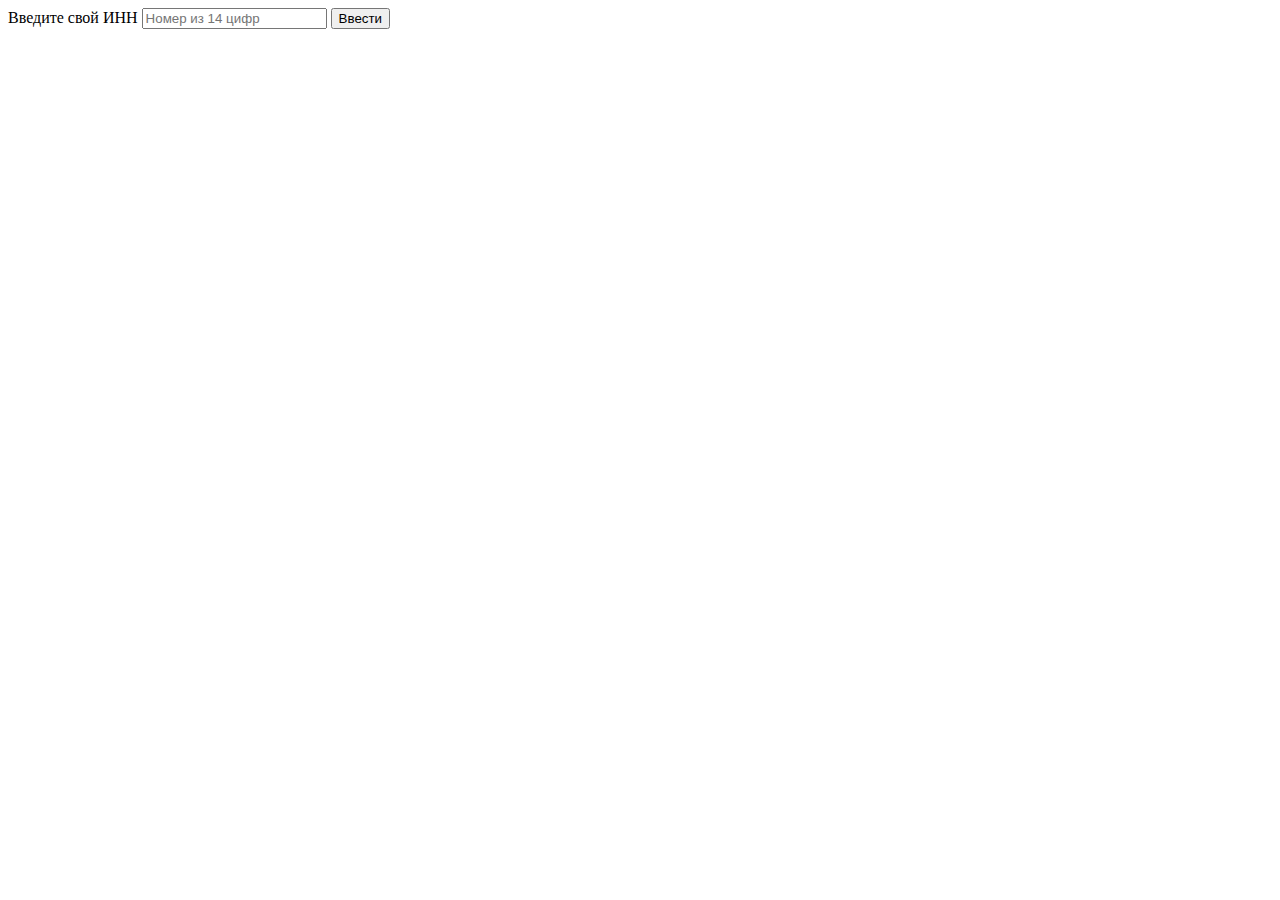
<file: HW/hw1/index.html>
<!doctype html>
<html lang="en">
    <head>
        <meta charset="UTF-8">
        <title>Document</title>
    </head>
    <body>
        <div class="container">
            <label for="personal_ID">Введите свой ИНН</label>
            <input class="personal_ID" type="text" placeholder="Номер из 14 цифр">
            <button class="input_ID">Ввести</button>
            <span class="ID_result"></span>
        </div>

    </body>
    <script src="hw_1.js"></script>
</html>




<!--<!DOCTYPE html>-->
<!--<html lang="en">-->
<!--  <head>-->
<!--      <meta charset="UTF-8">-->
<!--      <title>Title</title>-->
<!--      <style>-->
<!--        .wrapper{-->
<!--            position: relative;-->
<!--            width: 500px;-->
<!--            height: 500px;-->
<!--            border: 1px solid;-->
<!--        }-->
<!--        .block{-->
<!--            position: absolute;-->
<!--            width: 50px;-->
<!--            height: 50px;-->
<!--            background-color: red;-->
<!--            transition: left 2s;-->
<!--            left: 0;-->
<!--        }-->
<!--      </style>-->
<!--  </head>-->
<!--  <body>-->
<!--    <div class="wrapper">-->
<!--      <div class="block"></div>-->
<!--    </div>-->
<!--    <button class="click">Нажми</button>-->
<!--  </body>-->
<!--  <script src="hw_1.js"></script>-->
<!--</html>-->
</file>
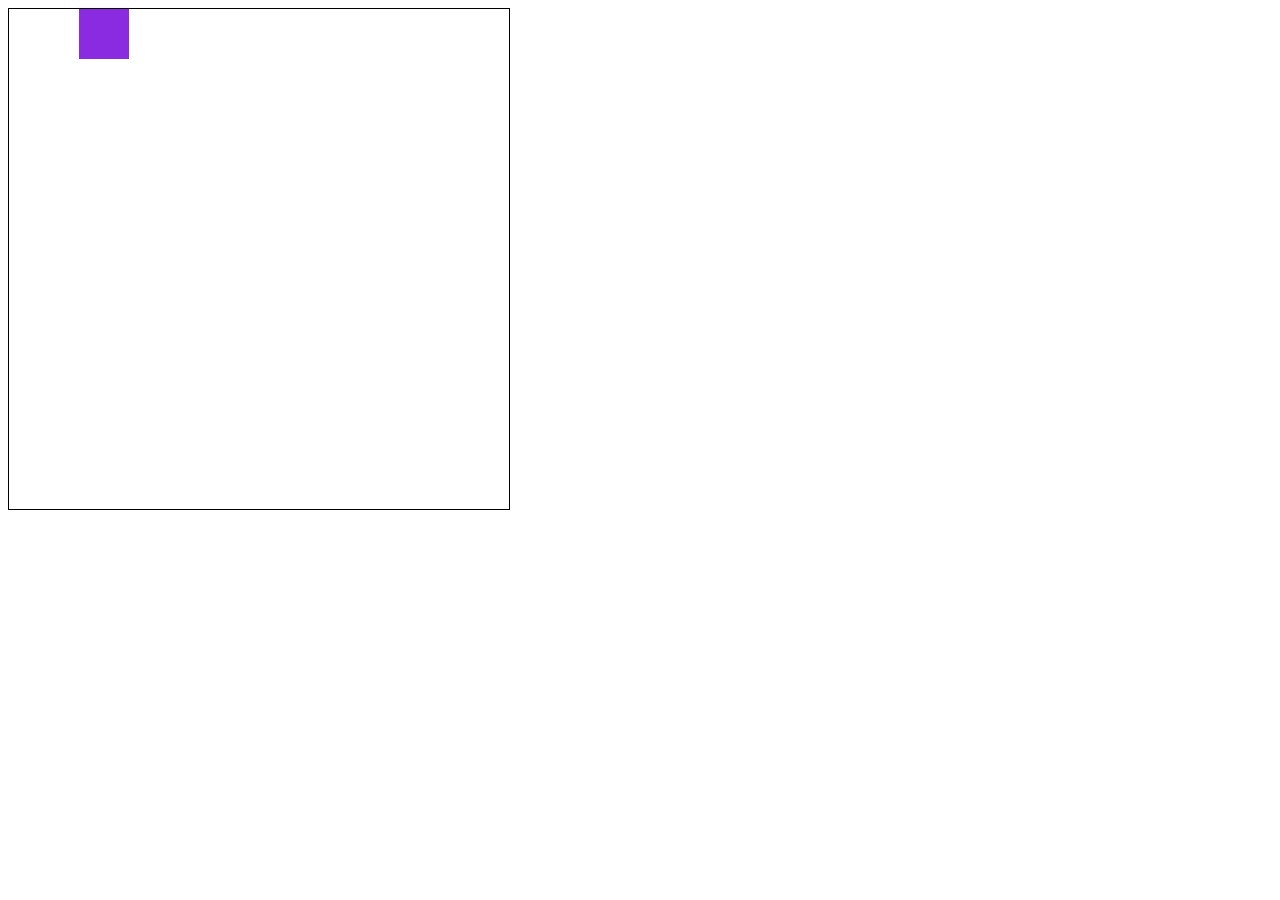
<file: HW/hw2/index.html>
<!DOCTYPE html>
<html lang="en">
  <head>
      <meta charset="UTF-8">
      <title>Title</title>
      <style>
          .wrapper {
              position: relative;
              width: 500px;
              height: 500px;
              border: 1px solid;
          }
          .block {
              position: absolute;
              width: 50px;
              height: 50px;
              background-color: blueviolet;
          }
      </style>
  </head>
  <body>
    <div class="wrapper">
        <div class="block"></div>
    </div>
  </body>
  <script src = hw_2.js></script>
</html>
</file>
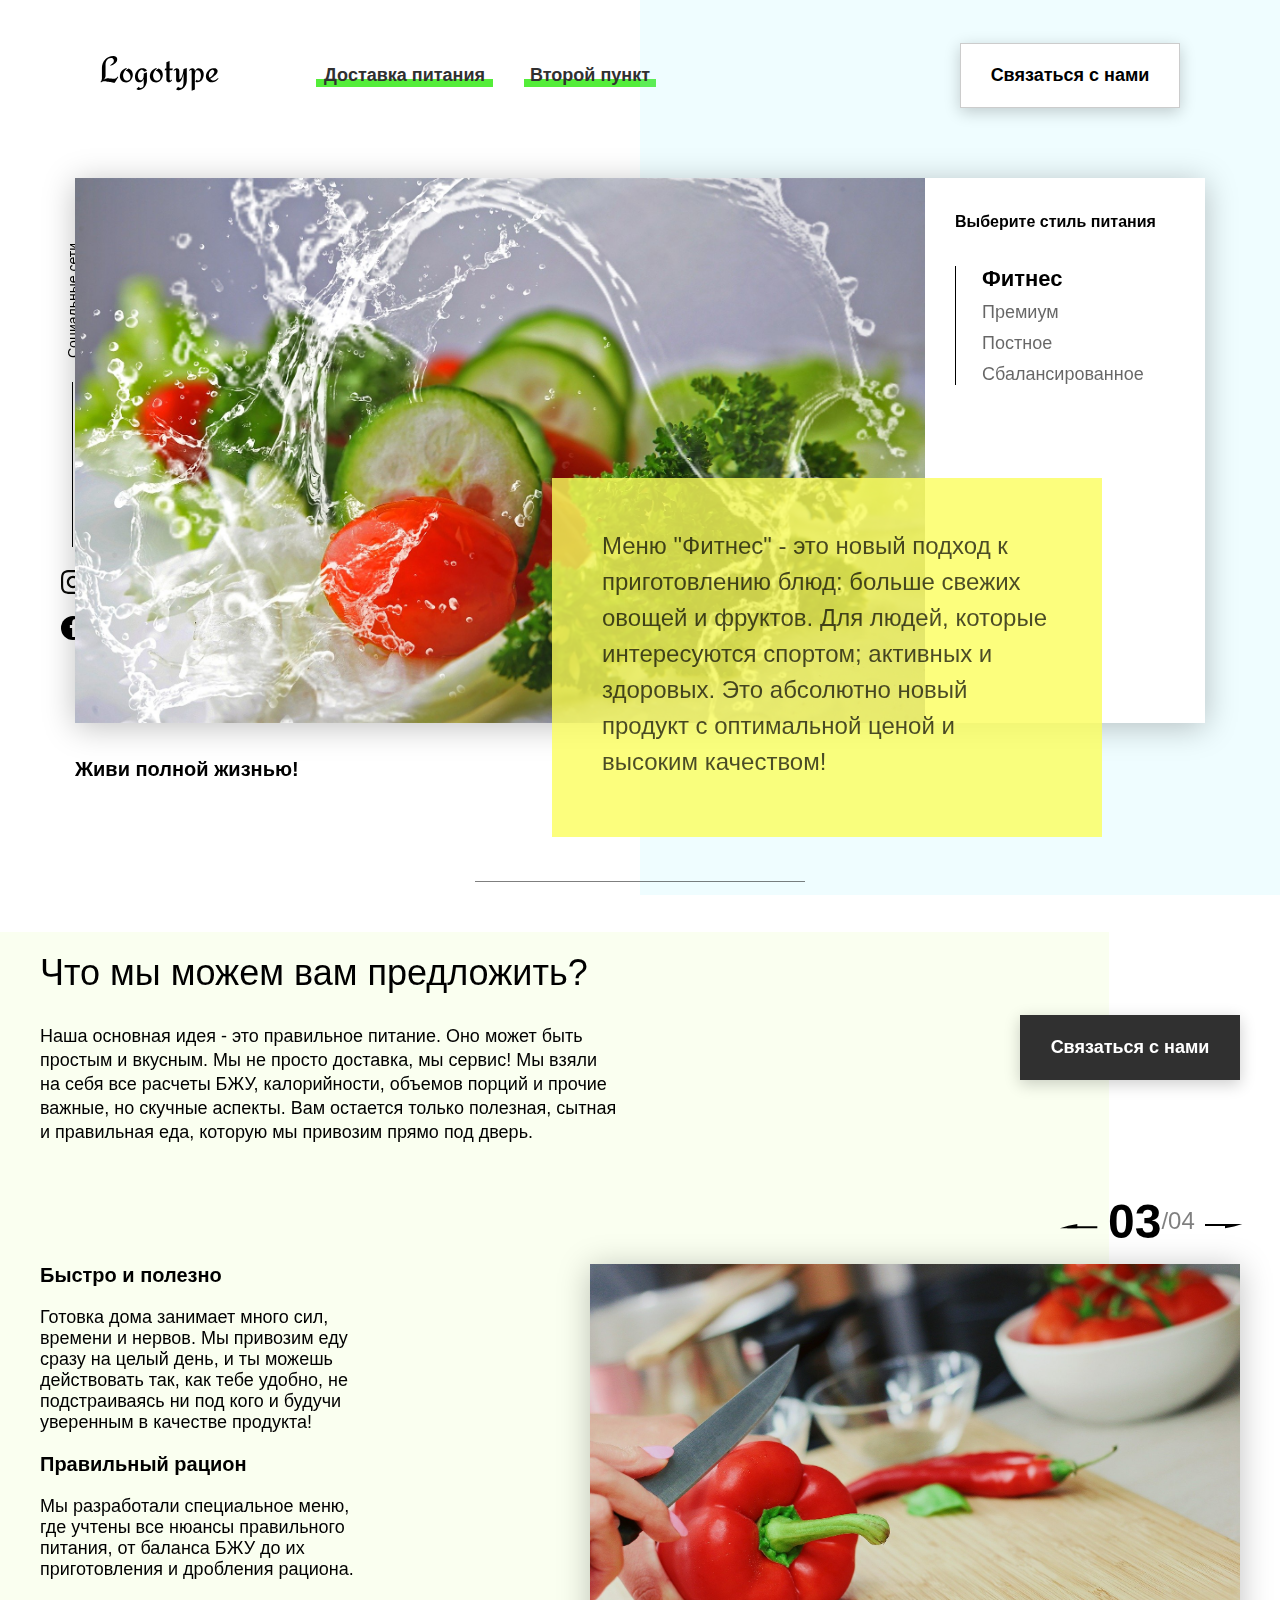
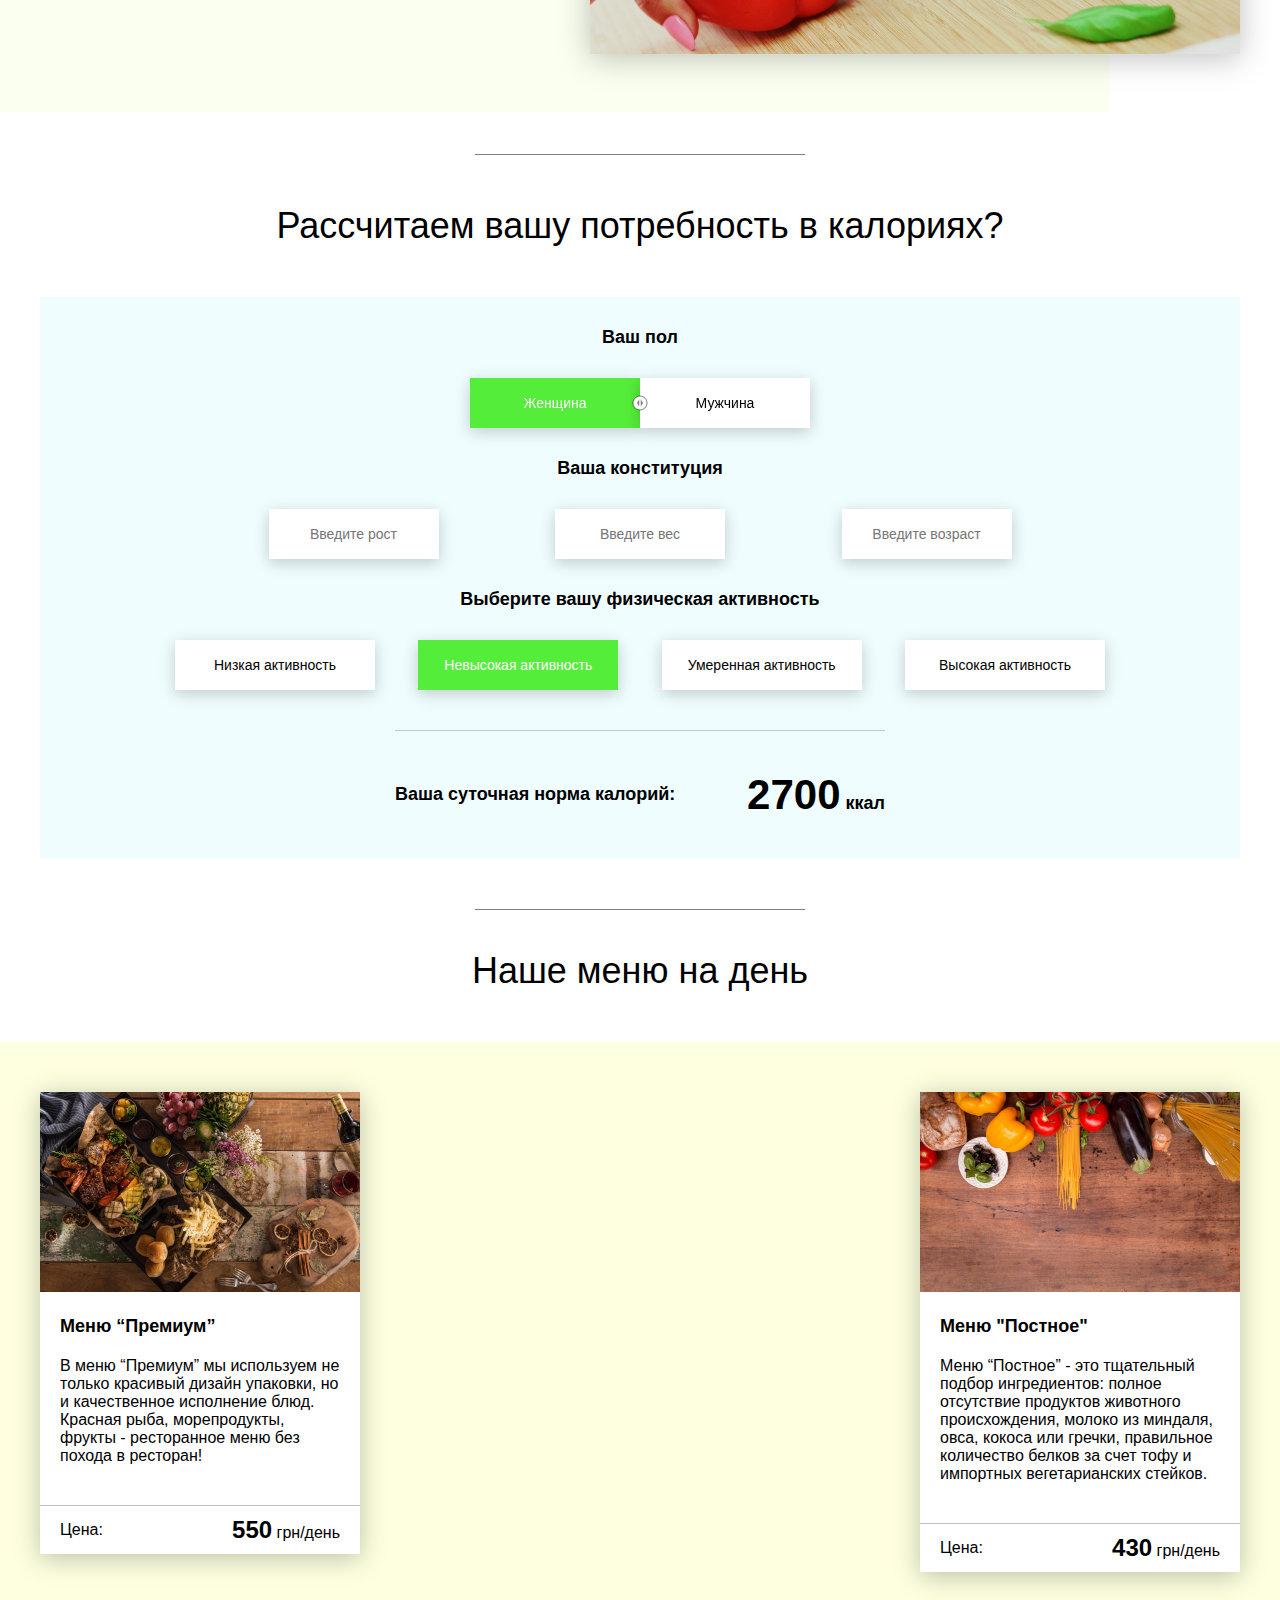
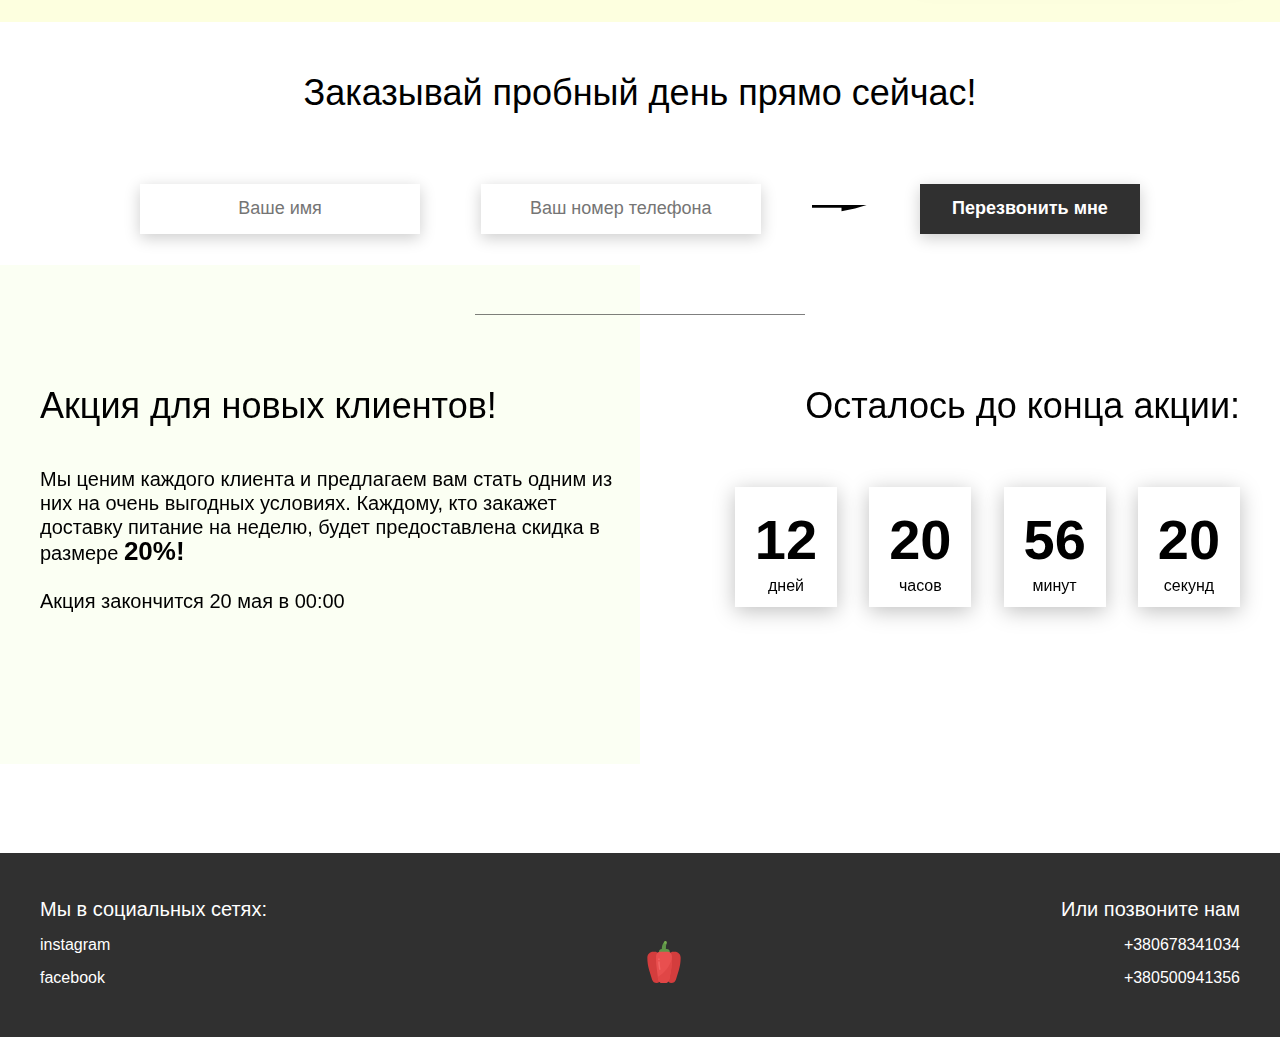
<file: HW/hw3/index.html>
<!DOCTYPE html>
<html lang="en">
<head>
	<meta charset="UTF-8">
	<meta name="viewport" content="width=device-width, initial-scale=1.0">
	<title>Food</title>
	<link rel="stylesheet" href="css/style.css">
</head>
<body>
<header class="header">
	<div class="header__left-block">
		<div class="header__logo">
			<img src="icons/logo.svg" alt="Логотип">
		</div>
		<nav class="header__links">
			<a href="#" class="header__link">Доставка питания</a>
			<a href="#" class="header__link">Второй пункт</a>
		</nav>
	</div>
	<div class="header__right-block">
		<button data-modal class="btn btn_white">Связаться с нами</button>
	</div>
</header>
<div class="sidepanel">
	<div class="sidepanel__text"><span>Социальные сети</span></div>
	<div class="sidepanel__divider"></div>
	<a href="#" class="sidepanel__icon">
		<img src="icons/instagram.svg" alt="instagram">
	</a>
	<a href="#" class="sidepanel__icon">
		<img src="icons/facebook.svg" alt="facebook">
	</a>
</div>

<div class="preview">
	<div class="bgc_blue"></div>
	<div class="container">
		<div class="tabcontainer">
			<div class="tabcontent">
				<img src="img/tabs/vegy.jpg" alt="vegy">
				<div class="tabcontent__descr">
					Меню "Фитнес" - это новый подход к приготовлению блюд: больше свежих овощей и фруктов. Для людей,
					которые интересуются спортом; активных и здоровых. Это абсолютно новый продукт с оптимальной ценой и
					высоким качеством!
				</div>
			</div>
			<div class="tabcontent">
				<img src="img/tabs/elite.jpg" alt="elite">
				<div class="tabcontent__descr">
					Меню “Премиум” - мы используем не только красивый дизайн упаковки, но и качественное исполнение
					блюд. Красная рыба, морепродукты, фрукты - ресторанное меню без похода в ресторан!
				</div>
			</div>
			<div class="tabcontent">
				<img src="img/tabs/post.jpg" alt="post">
				<div class="tabcontent__descr">
					Наше специальное “Постное меню” - это тщательный подбор ингредиентов: полное отсутствие продуктов
					животного происхождения. Полная гармония с собой и природой в каждом элементе! Все будет Ом!
				</div>
			</div>
			<div class="tabcontent">
				<img src="img/tabs/hamburger.jpg" alt="vegy">
				<div class="tabcontent__descr">
					Меню "Сбалансированное" - это соответствие вашего рациона всем научным рекомендациям. Мы тщательно
					просчитываем вашу потребность в к/б/ж/у и создаем лучшие блюда для вас.
				</div>
			</div>
			<div class="tabheader">
				<h3>Выберите стиль питания</h3>
				<div class="tabheader__items">
					<div class="tabheader__item tabheader__item_active">Фитнес</div>
					<div class="tabheader__item">Премиум</div>
					<div class="tabheader__item">Постное</div>
					<div class="tabheader__item">Сбалансированное</div>
				</div>
			</div>
		</div>
		<div class="preview__life">Живи полной жизнью!</div>
	</div>
</div>

<div class="divider"></div>

<div class="offer">
	<div class="bgc_y"></div>
	<div class="container">
		<div class="offer__text">
			<h2 class="title">Что мы можем вам предложить?</h2>
			<div class="offer__descr">
				Наша основная идея - это правильное питание. Оно может быть простым и вкусным. Мы не просто доставка, мы
				сервис! Мы взяли на себя все расчеты БЖУ, калорийности, объемов порций и прочие важные, но скучные
				аспекты. Вам остается только полезная, сытная и правильная еда, которую мы привозим прямо под дверь.
			</div>
		</div>
		<div class="offer__action">
			<button data-modal class="btn btn_dark">Связаться с нами</button>
		</div>
	</div>
	<div class="container">
		<div class="offer__advantages">
			<h2>Быстро и полезно</h2>
			<div class="offer__advantages-text">
				Готовка дома занимает много сил, времени и нервов. Мы привозим еду сразу на целый день, и ты можешь
				действовать так, как тебе удобно, не подстраиваясь ни под кого и будучи уверенным в качестве продукта!
			</div>
			<h2>Правильный рацион</h2>
			<div class="offer__advantages-text">
				Мы разработали специальное меню, где учтены все нюансы правильного питания, от баланса БЖУ до их
				приготовления и дробления рациона.
			</div>
		</div>
		<div class="offer__slider">
			<div class="offer__slider-counter">
				<div class="offer__slider-prev">
					<img src="icons/left.svg" alt="prev">
				</div>
				<span id="current">03</span>
				/
				<span id="total">04</span>
				<div class="offer__slider-next">
					<img src="icons/right.svg" alt="next">
				</div>
			</div>
			<div class="offer__slider-wrapper">
				<div class="offer__slide">
					<img src="img/slider/pepper.jpg" alt="pepper">
				</div>
				<!-- <div class="offer__slide">
					<img src="img/slider/food-12.jpg" alt="food">
				</div>
				<div class="offer__slide">
					<img src="img/slider/olive-oil.jpg" alt="oil">
				</div>
				<div class="offer__slide">
					<img src="img/slider/paprika.jpg" alt="paprika">
				</div> -->
			</div>
		</div>
	</div>
</div>

<div class="divider"></div>

<div class="calculating">
	<div class="container">
		<h2 class="title">Рассчитаем вашу потребность в калориях?
		</h2>
		<div class="calculating__field">
			<div class="calculating__subtitle">
				Ваш пол
			</div>
			<div class="calculating__choose" id="gender">
				<div class="calculating__choose-item calculating__choose-item_active">Женщина</div>
				<div class="calculating__choose-item">Мужчина</div>
			</div>

			<div class="calculating__subtitle">
				Ваша конституция
			</div>
			<div class="calculating__choose calculating__choose_medium">
				<input type="text" id="height" placeholder="Введите рост" class="calculating__choose-item">
				<input type="text" id="weight" placeholder="Введите вес" class="calculating__choose-item">
				<input type="text" id="age" placeholder="Введите возраст" class="calculating__choose-item">
			</div>

			<div class="calculating__subtitle">
				Выберите вашу физическая активность
			</div>
			<div class="calculating__choose calculating__choose_big">
				<div id="low" class="calculating__choose-item">Низкая активность</div>
				<div id="small" class="calculating__choose-item calculating__choose-item_active">Невысокая активность
				</div>
				<div id="medium" class="calculating__choose-item">Умеренная активность</div>
				<div id="high" class="calculating__choose-item">Высокая активность</div>
			</div>

			<div class="calculating__divider"></div>

			<div class="calculating__total">
				<div class="calculating__subtitle">
					Ваша суточная норма калорий:
				</div>
				<div class="calculating__result">
					<span>2700</span> ккал
				</div>
			</div>
		</div>
	</div>
</div>

<div class="divider"></div>

<div class="menu">
	<h2 class="title">Наше меню на день</h2>

	<div class="menu__field">
		<div id="cardWrapper" class="container">
			<div class="menu__item">
				<img src="img/tabs/elite.jpg" alt="elite">
				<h3 class="menu__item-subtitle">Меню “Премиум”</h3>
				<div class="menu__item-descr">В меню “Премиум” мы используем не только красивый дизайн упаковки, но и
					качественное исполнение блюд. Красная рыба, морепродукты, фрукты - ресторанное меню без похода в
					ресторан!
				</div>
				<div class="menu__item-divider"></div>
				<div class="menu__item-price">
					<div class="menu__item-cost">Цена:</div>
					<div class="menu__item-total"><span>550</span> грн/день</div>
				</div>
			</div>
			<div class="menu__item">
				<img src="img/tabs/post.jpg" alt="post">
				<h3 class="menu__item-subtitle">Меню "Постное"</h3>
				<div class="menu__item-descr">Меню “Постное” - это тщательный подбор ингредиентов: полное отсутствие
					продуктов животного происхождения, молоко из миндаля, овса, кокоса или гречки, правильное количество
					белков за счет тофу и импортных вегетарианских стейков.
				</div>
				<div class="menu__item-divider"></div>
				<div class="menu__item-price">
					<div class="menu__item-cost">Цена:</div>
					<div class="menu__item-total"><span>430</span> грн/день</div>
				</div>
			</div>
		</div>
	</div>
</div>

<div class="order">
	<div class="container">
		<div class="title">Заказывай пробный день прямо сейчас!</div>
		<form action="#" class="order__form">
			<input required placeholder="Ваше имя" name="name" type="text" class="order__input">
			<input required placeholder="Ваш номер телефона" name="phone" type="phone" class="order__input">
			<img src="icons/right.svg" alt="right">
			<button class="btn btn_dark btn_min">Перезвонить мне</button>
		</form>
	</div>
</div>

<div class="divider"></div>

<div class="promotion">
	<div class="bgc_y"></div>
	<div class="container">
		<div class="promotion__text">
			<div class="title">Акция для новых клиентов!</div>
			<div class="promotion__descr">
				Мы ценим каждого клиента и предлагаем вам стать одним из них на очень выгодных условиях.
				Каждому, кто закажет доставку питание на неделю, будет предоставлена скидка в размере <span>20%!</span>
				<br><br>
				Акция закончится 20 мая в 00:00
			</div>
		</div>
		<div class="promotion__timer">
			<div class="title">Осталось до конца акции:</div>
			<div class="timer">
				<div class="timer__block">
					<span id="days">12</span>
					дней
				</div>
				<div class="timer__block">
					<span id="hours">20</span>
					часов
				</div>
				<div class="timer__block">
					<span id="minutes">56</span>
					минут
				</div>
				<div class="timer__block">
					<span id="seconds">20</span>
					секунд
				</div>
			</div>
		</div>
	</div>
</div>

<footer class="footer">
	<div class="container">
		<div class="social">
			<div class="subtitle">Мы в социальных сетях:</div>
			<a href="#" class="link">instagram</a>
			<a href="#" class="link">facebook</a>
		</div>
		<div class="pepper">
			<img src="icons/veg.svg" alt="pepper">
		</div>
		<div class="call">
			<div class="subtitle">Или позвоните нам</div>
			<a href="#" class="link">+380678341034</a>
			<a href="#" class="link">+380500941356</a>
		</div>
	</div>
</footer>

<div class="modal">
	<div class="modal__dialog">
		<div class="modal__content">
			<form action="#">
				<div class="modal__close">&times;</div>
				<div class="modal__title">Мы свяжемся с вами как можно быстрее!</div>
				<input required placeholder="Ваше имя" name="name" type="text" class="modal__input">
				<input required placeholder="Ваш номер телефона" name="phone" type="phone" class="modal__input">
				<button class="btn btn_dark btn_min">Перезвонить мне</button>
			</form>
		</div>
	</div>
</div>
<script src="js/app.js"></script>
</body>
</html>
</file>
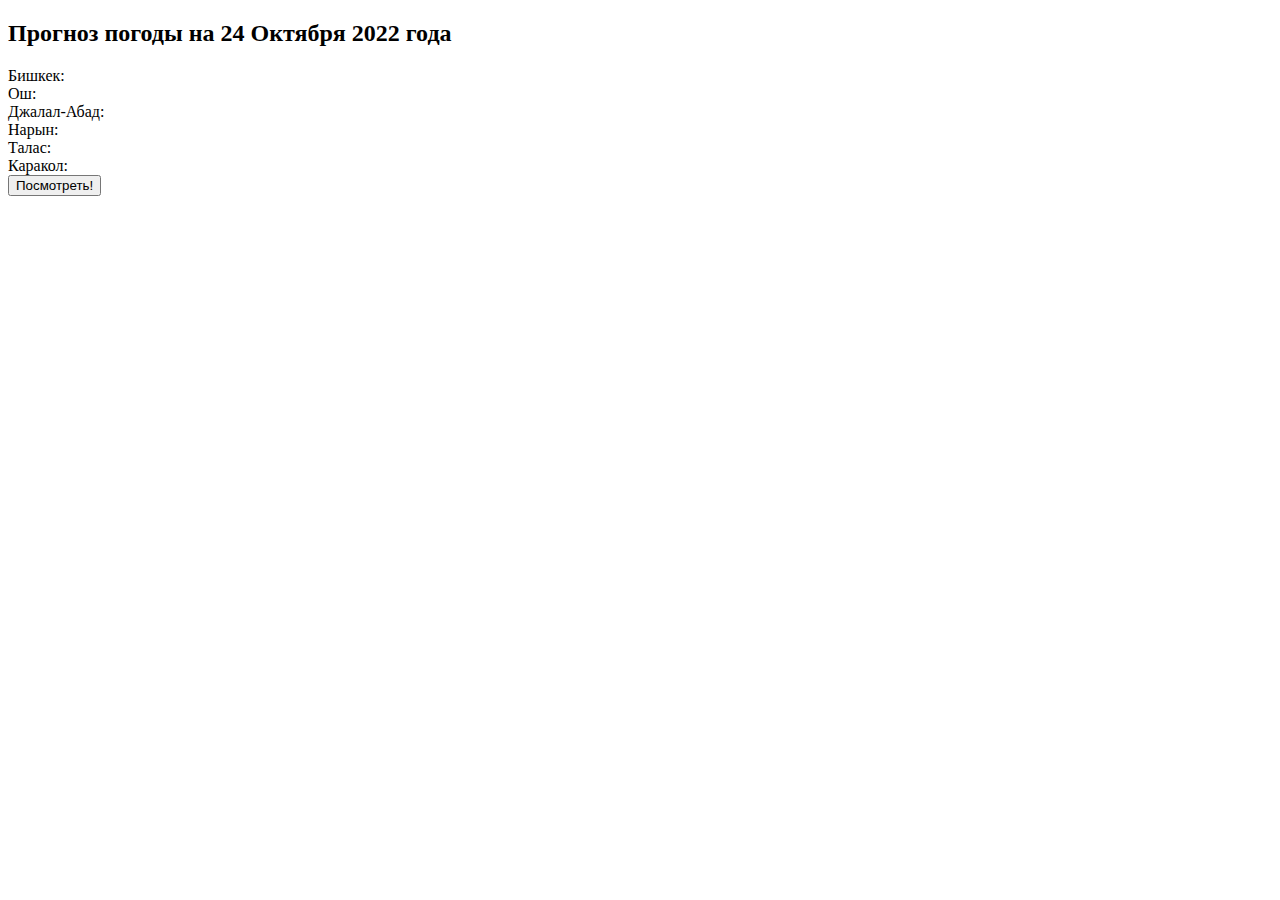
<file: HW/hw4/index.html>
<!DOCTYPE html>
<html lang="en">
    <head>
        <meta charset="UTF-8">
        <title>HomeWork_4</title>
    </head>
    <body>
        <div class="wrapper">
            <h2>Прогноз погоды на 24 Октября 2022 года</h2>
            <div>Бишкек:<span class="bishkek"></span></div>
            <div>Ош:<span class="osh"></span></div>
            <div>Джалал-Абад:<span class="djalal"></span></div>
            <div>Нарын:<span class="naryn"></span></div>
            <div>Талас:<span class="talas"></span></div>
            <div>Каракол:<span class="karakol"></span></div>
            <button class="btn">Посмотреть!</button>
        </div>
    </body>
    <script src="hw_4.js"></script>
    </html>
</file>
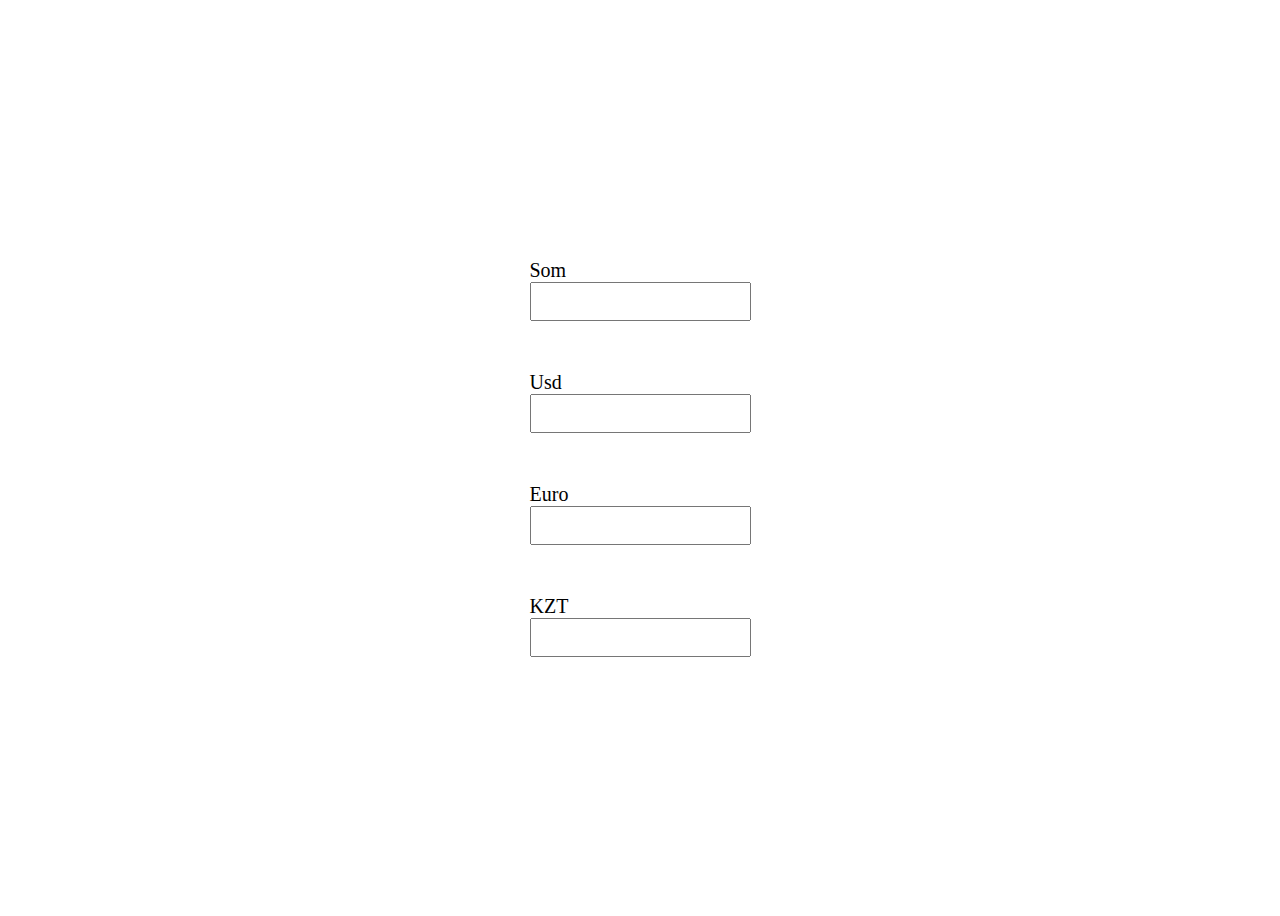
<file: HW/hw5/index.html>
<!DOCTYPE html>
<html lang="en">
    <head>
        <meta charset="UTF-8">
        <title>HomeWork_5</title>
        <link rel="stylesheet" href="style.css">
    </head>
    <body>
        <div class="wrapper">
            <div class="som">
                <label for="som">Som</label>
                <input id ="som" type="number">
            </div>
            <div class="usd">
                <label for="usd">Usd</label>
                <input id ="usd" type="number">
            </div>
            <div class="euro">
                <label for="euro">Euro</label>
                <input id ="euro" type="number">
            </div>
            <div class="kzt">
                <label for="kzt">KZT</label>
                <input id ="kzt" type="number">
            </div>
        </div>

    </body>
    <script src ="hw_5.js"></script>

</html>
</file>
<file: HW/hw3/css/style.css>
* {
    box-sizing: border-box;
    margin: 0;
    padding: 0;
    font-family: Roboto, sans-serif;
}

a {
    text-decoration: none;
}

.btn {
    width: 220px;
    height: 65px;
    display: flex;
    justify-content: center;
    align-items: center;
    background-color: #fff;
    font-size: 18px;
    font-weight: 700;
    border: 1px solid rgba(0, 0, 0, 0.2);
    box-shadow: 0 4px 15px rgba(0, 0, 0, 0.2);
    cursor: pointer;
    transition: 0.3s all;
    outline: 0;
}

.btn_white {
    background-color: #fff;
}

.btn_dark {
    background-color: #303030;
    color: #fff;
    border: none;
}

.btn_min {
    height: 50px;
}

.btn:hover {
    box-shadow: 0 4px 30px rgba(0, 0, 0, 0.3);
}

.container {
    max-width: 1200px;
    margin: 0 auto;
}

.divider {
    width: 330px;
    height: 1px;
    margin: 0 auto;
    background-color: rgba(0, 0, 0, 0.5);
}

.title {
    font-size: 36px;
    font-weight: 400;
}

.header {
    display: flex;
    justify-content: space-between;
    align-items: center;
    height: 150px;
    padding: 0 100px;
}

.header__left-block {
    display: flex;
    justify-content: space-between;
    min-width: 550px;
}

.header__logo {
    max-width: 170px;
}

.header__logo img {
    width: 100%;
}

.header__links {
    display: flex;
    align-items: center;
}

.header__link {
    position: relative;
    margin-right: 45px;
    font-weight: 700;
    font-size: 18px;
    color: #303030;
}

.header__link:after {
    content: "";
    position: absolute;
    display: block;
    width: 110%;
    left: -5%;
    bottom: -1px;
    z-index: -1;
    height: 8px;
    background: #54ed39;
}

.header__link:last-child {
    margin-right: 0;
}

.sidepanel {
    position: fixed;
    left: 60px;
    top: 240px;
    height: 400px;
    width: 25px;
    display: flex;
    flex-direction: column;
    justify-content: space-between;
    align-items: center;
}

.sidepanel__text {
    width: 120px;
    height: 120px;
    font-size: 14px;
}

.sidepanel__text span {
    display: flex;
    transform: rotate(-90deg) translateX(-50px);
}

.sidepanel__divider {
    width: 1px;
    height: 165px;
    background-color: #000;
}

.sidepanel__icon {
    width: 24px;
    height: 24px;
}

.sidepanel__icon img {
    width: 100%;
}

.preview {
    padding: 28px 0 100px 0;
    position: relative;
}

.preview__life {
    font-weight: 700;
    font-size: 20px;
    margin-left: 35px;
    margin-top: 35px;
}

.bgc_blue {
    position: absolute;
    right: 0;
    top: -155px;
    width: 50vw;
    height: 900px;
    background: rgba(146, 242, 255, 0.15);
    z-index: -1;
}

.tabcontainer {
    display: flex;
    width: 1130px;
    margin: 0 auto;
    box-shadow: 0 4px 30px rgba(0, 0, 0, 0.25);
}

.tabcontent {
    width: 850px;
    position: relative;
}

.tabcontent img {
    width: 100%;
    height: 100%;
    object-fit: cover;
}

.tabcontent__descr {
    position: absolute;
    top: 300px;
    right: -177px;
    width: 550px;
    height: 359px;
    background: rgba(251, 254, 93, 0.8);
    padding: 50px;
    font-size: 24px;
    font-weight: 300;
    line-height: 36px;
    color: rgba(0, 0, 0, 0.7);
}

.tabheader {
    width: 280px;
    padding: 35px 30px;
    background-color: #fff;
}

.tabheader h3 {
    font-weight: 700;
    font-size: 16px;
}

.tabheader__items {
    margin-top: 35px;
    padding-left: 26px;
    border-left: 1px solid #000;
}

.tabheader__item {
    font-weight: 700;
    font-size: 18px;
    font-weight: 300;
    margin-top: 10px;
    color: rgba(0, 0, 0, 0.6);
    cursor: pointer;
    transition: 0.3s all;
}

.tabheader__item_active {
    color: #000;
    font-size: 22px;
    font-weight: 700;
}

.offer {
    padding: 70px 0 100px 0;
    position: relative;
}

.offer .container {
    display: flex;
    justify-content: space-between;
}

.offer .bgc_y {
    position: absolute;
    width: 1109px;
    height: 780px;
    background: rgba(243, 255, 222, 0.45);
    z-index: -1;
    top: 50px;
}

.offer__text {
    width: 580px;
}

.offer__descr {
    font-size: 18px;
    margin-top: 30px;
    font-weight: 300;
    line-height: 24px;
}

.offer__action {
    display: flex;
    align-items: center;
    justify-content: flex-end;
}

.offer__advantages {
    width: 330px;
    margin-top: 50px;
}

.offer__advantages h2 {
    font-weight: 700;
    font-size: 20px;
    margin-top: 20px;
}

.offer__advantages h2:first-child {
    margin-top: 70px;
}

.offer__advantages-text {
    margin-top: 20px;
    font-size: 18px;
    font-weight: 300;
    line-height: 21px;
}

.offer__slider {
    width: 650px;
    margin-top: 50px;
    display: flex;
    flex-direction: column;
    align-items: flex-end;
}

.offer__slider-counter {
    display: flex;
    width: 180px;
    align-items: center;
    font-size: 24px;
    color: rgba(0, 0, 0, 0.5);
}

.offer__slider-wrapper {
    width: 100%;
    margin-top: 15px;
    box-shadow: 0 4px 30px rgba(0, 0, 0, 0.25);
}

.offer__slider-prev {
    margin-right: 10px;
    cursor: pointer;
}

.offer__slider-next {
    margin-left: 10px;
    cursor: pointer;
}

.offer__slider #current {
    font-size: 48px;
    font-weight: 700;
    color: #000;
}

.offer__slide {
    width: 100%;
    height: 390px;
}

.offer__slide img {
    width: 100%;
    height: 100%;
    object-fit: cover;
}

.calculating {
    padding: 50px 0;
}

.calculating .title {
    text-align: center;
}

.calculating__field {
    width: 100%;
    margin-top: 50px;
    background: rgba(146, 242, 255, 0.15);
    padding: 30px 0 40px 0;
}

.calculating__subtitle {
    text-align: center;
    font-size: 18px;
    font-weight: 700;
    margin-top: 30px;
}

.calculating__subtitle:first-child {
    margin-top: 0;
}

.calculating #gender:after {
    content: "";
    position: absolute;
    top: 50%;
    transform: translateY(-50%);
    display: block;
    width: 16px;
    height: 16px;
    background: url(../icons/switch.svg) center center/cover no-repeat;
}

.calculating__choose {
    position: relative;
    display: flex;
    margin-top: 30px;
    justify-content: center;
}

.calculating__choose-item {
    display: flex;
    align-items: center;
    justify-content: center;
    width: 170px;
    height: 50px;
    padding: 0 10px;
    background: #fff;
    box-shadow: 0 4px 15px rgba(0, 0, 0, 0.2);
    border: none;
    text-align: center;
    font-size: 14px;
    cursor: pointer;
    outline: 0;
    transition: 0.3s all;
}

.calculating__choose-item_active {
    color: #fff;
    background-color: #54ed39;
}

.calculating__choose_medium {
    width: 743px;
    justify-content: space-between;
    margin: 30px auto 0 auto;
}

.calculating__choose_big {
    width: 930px;
    justify-content: space-between;
    margin: 30px auto 0 auto;
}

.calculating__choose_big .calculating__choose-item {
    width: 200px;
}

.calculating__divider {
    width: 490px;
    height: 1px;
    margin: 40px auto;
    background-color: rgba(0, 0, 0, 0.2);
}

.calculating__total {
    width: 490px;
    margin: 0 auto;
    display: flex;
    justify-content: space-between;
    align-items: center;
}

.calculating__result {
    font-size: 18px;
    font-weight: 700;
}

.calculating__result span {
    font-size: 42px;
}

.menu {
    padding: 40px 0 50px 0;
}

.menu .container {
    display: flex;
    justify-content: space-between;
    align-items: flex-start;
}

.menu .title {
    text-align: center;
}

.menu__field {
    margin-top: 50px;
    padding: 50px 0;
    width: 100%;
    background: rgba(249, 254, 126, 0.25);
}

.menu__item {
    width: 320px;
    min-height: 450px;
    background: #fff;
    box-shadow: 0 4px 25px rgba(0, 0, 0, 0.25);
    font-size: 16px;
    font-weight: 300;
}

.menu__item img {
    width: 100%;
    height: 200px;
    object-fit: cover;
}

.menu__item-subtitle {
    font-weight: 700;
    font-size: 18px;
    padding: 0 20px;
    margin-top: 20px;
}

.menu__item-descr {
    margin-top: 20px;
    padding: 0 20px;
}

.menu__item-divider {
    width: 100%;
    height: 1px;
    background-color: rgba(0, 0, 0, 0.25);
    margin-top: 40px;
}

.menu__item-price {
    display: flex;
    justify-content: space-between;
    align-items: center;
    padding: 10px 20px;
}

.menu__item-price span {
    font-size: 24px;
    font-weight: 700;
}

.order {
    padding-bottom: 80px;
}

.order .title {
    text-align: center;
}

.order__form {
    margin-top: 70px;
    padding: 0 100px;
    display: flex;
    justify-content: space-between;
    align-items: center;
}

.order__form img {
    transform: scale(1.5);
}

.order__input {
    width: 280px;
    height: 50px;
    background: #fff;
    box-shadow: 0 4px 15px rgba(0, 0, 0, 0.2);
    border: none;
    font-size: 18px;
    text-align: center;
    padding: 0 20px;
    outline: 0;
}

.promotion {
    padding: 70px 0 240px 0;
    position: relative;
}

.promotion .container {
    display: flex;
}

.promotion .bgc_y {
    position: absolute;
    width: 50%;
    height: 499px;
    background: rgba(243, 255, 222, 0.35);
    z-index: -1;
    top: -50px;
    left: 0;
}

.promotion__text {
    width: 50%;
}

.promotion__descr {
    margin-top: 40px;
    font-size: 20px;
    line-height: 24px;
    font-weight: 300;
}

.promotion__descr span {
    font-weight: 700;
    font-size: 26px;
}

.promotion__timer {
    width: 50%;
}

.promotion__timer .title {
    text-align: right;
}

.promotion__timer .timer {
    margin-top: 60px;
    padding-left: 95px;
    display: flex;
    justify-content: space-between;
    align-items: center;
}

.promotion__timer .timer__block {
    width: 102px;
    height: 120px;
    background: #fff;
    box-shadow: 0 4px 20px rgba(0, 0, 0, 0.25);
    font-size: 16px;
    font-weight: 300;
    text-align: center;
}

.promotion__timer .timer__block span {
    display: block;
    margin-top: 20px;
    margin-bottom: 5px;
    font-size: 56px;
    font-weight: 700;
}

.footer {
    min-height: 180px;
    background-color: #303030;
    padding: 45px 0 50px 0;
    color: #fff;
}

.footer .container {
    height: 100%;
    display: flex;
    justify-content: space-between;
    align-items: flex-end;
}

.footer .subtitle {
    font-size: 20px;
}

.footer .link {
    display: block;
    margin-top: 15px;
    font-size: 16px;
    color: #fff;
}

.footer .call {
    text-align: right;
}

.modal {
    position: fixed;
    top: 0;
    left: 0;
    z-index: 1050;
    display: none;
    width: 100%;
    height: 100%;
    overflow: hidden;
    background-color: rgba(0, 0, 0, 0.5);
}

.modal__dialog {
    max-width: 500px;
    margin: 40px auto;
}

.modal__content {
    position: relative;
    width: 100%;
    padding: 40px;
    background-color: #fff;
    border: 1px solid rgba(0, 0, 0, 0.2);
    border-radius: 4px;
    max-height: 80vh;
    overflow-y: auto;
}

.modal__close {
    position: absolute;
    top: 8px;
    right: 14px;
    font-size: 30px;
    color: #000;
    opacity: 0.5;
    font-weight: 700;
    border: none;
    background-color: transparent;
    cursor: pointer;
}

.modal__title {
    text-align: center;
    font-size: 22px;
    text-transform: uppercase;
}

.modal__input {
    display: block;
    margin: 20px auto 20px auto;
    width: 280px;
    height: 50px;
    background: #fff;
    box-shadow: 0 4px 15px rgba(0, 0, 0, 0.2);
    border: none;
    font-size: 18px;
    text-align: center;
    padding: 0 20px;
    outline: 0;
}

.modal .btn {
    display: block;
    width: 280px;
    margin: 0 auto;
}
.hide {
    display: none;
}
.show {
    display: block;
}
.fade {
    animation: fade 1.7s linear;
}

@keyframes fade {
    0% {
        opacity: .1;
    }
    100% {
        opacity: 1;
    }
}
</file>
<file: HW/hw5/style.css>
body {
    display: flex;
    align-items: center;
    justify-content: center;
    height: 100vh;
}
.wrapper > div {
    display: flex;
    flex-direction: column;
}
.usd {
    margin-top: 50px;
}
input {
    padding: 10px 20px;
}
label {
    font-size: 20px;
}
.euro {
    margin-top: 50px;
}
.kzt {
    margin-top: 50px;
}
</file>
